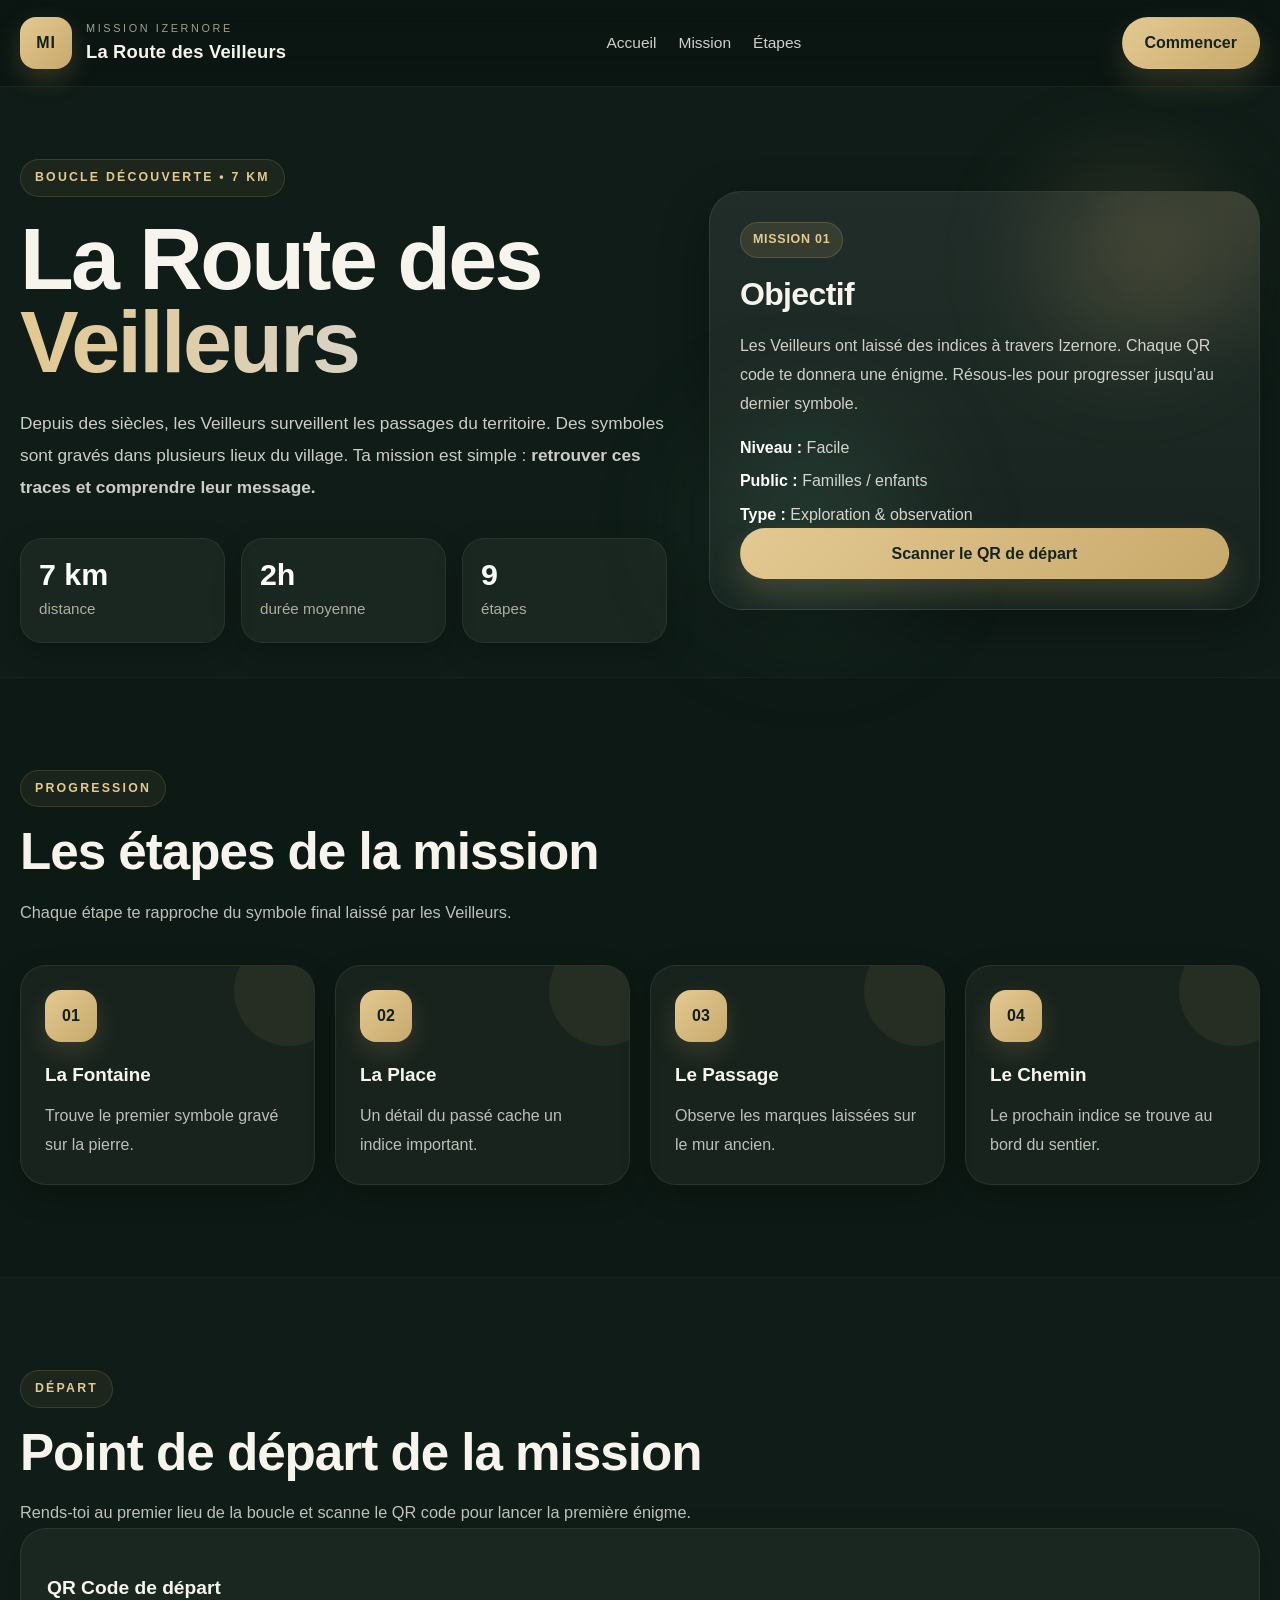
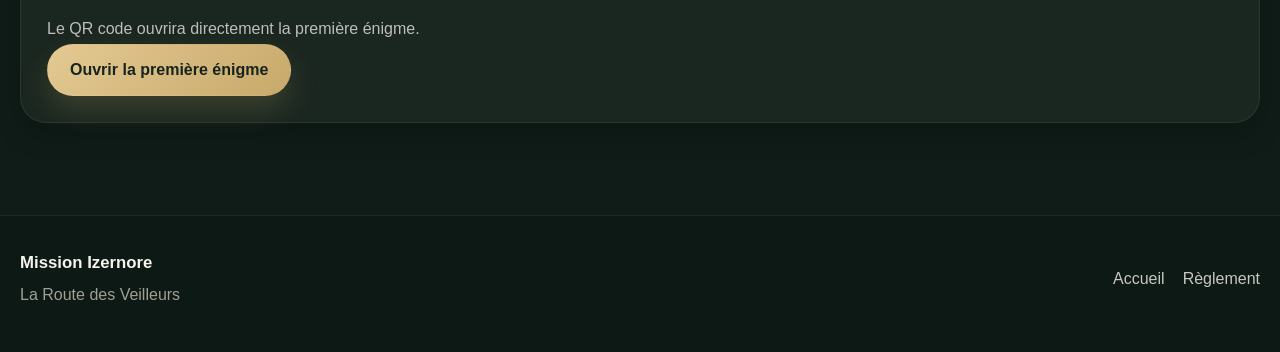
<file: boucles/veilleurs.html>
<!DOCTYPE html>
<html lang="fr">
<head>
<meta charset="UTF-8">
<meta name="viewport" content="width=device-width, initial-scale=1.0">

<title>La Route des Veilleurs | Mission Izernore</title>

<link rel="stylesheet" href="../style.css">

</head>

<body>

<header class="topbar">
<div class="container topbar-inner">

<a href="../index.html" class="brand">
<div class="brand-logo">MI</div>
<div class="brand-text">
<span class="brand-subtitle">Mission Izernore</span>
<span class="brand-title">La Route des Veilleurs</span>
</div>
</a>

<nav class="main-nav">
<a href="../index.html">Accueil</a>
<a href="#mission">Mission</a>
<a href="#etapes">Étapes</a>
</nav>

<a href="#depart" class="btn btn-gold">Commencer</a>

</div>
</header>


<section class="hero">

<div class="container hero-grid">

<div class="hero-content">

<div class="eyebrow">
Boucle découverte • 7 km
</div>

<h1>
La Route des
<span>Veilleurs</span>
</h1>

<p class="hero-text">

Depuis des siècles, les Veilleurs surveillent les passages du territoire.  
Des symboles sont gravés dans plusieurs lieux du village.  

Ta mission est simple :

<strong>retrouver ces traces et comprendre leur message.</strong>

</p>

<div class="hero-stats">

<div class="stat-card">
<strong>7 km</strong>
<span>distance</span>
</div>

<div class="stat-card">
<strong>2h</strong>
<span>durée moyenne</span>
</div>

<div class="stat-card">
<strong>9</strong>
<span>étapes</span>
</div>

</div>

</div>

<div class="hero-panel">

<div class="mission-card">

<span class="badge badge-gold">Mission 01</span>

<h2>Objectif</h2>

<p class="mission-description">

Les Veilleurs ont laissé des indices à travers Izernore.  
Chaque QR code te donnera une énigme.

Résous-les pour progresser jusqu’au dernier symbole.

</p>

<ul class="loop-infos">

<li><strong>Niveau :</strong> Facile</li>
<li><strong>Public :</strong> Familles / enfants</li>
<li><strong>Type :</strong> Exploration & observation</li>

</ul>

<a href="../enigmes/enigme1.html" class="btn btn-gold full">
Scanner le QR de départ
</a>

</div>

</div>

</div>

</section>


<section id="etapes" class="section section-dark">

<div class="container">

<div class="section-heading">

<span class="section-tag">Progression</span>

<h2>Les étapes de la mission</h2>

<p>
Chaque étape te rapproche du symbole final laissé par les Veilleurs.
</p>

</div>

<div class="steps-grid">

<div class="step-card">
<span class="step-number">01</span>
<h3>La Fontaine</h3>
<p>Trouve le premier symbole gravé sur la pierre.</p>
</div>

<div class="step-card">
<span class="step-number">02</span>
<h3>La Place</h3>
<p>Un détail du passé cache un indice important.</p>
</div>

<div class="step-card">
<span class="step-number">03</span>
<h3>Le Passage</h3>
<p>Observe les marques laissées sur le mur ancien.</p>
</div>

<div class="step-card">
<span class="step-number">04</span>
<h3>Le Chemin</h3>
<p>Le prochain indice se trouve au bord du sentier.</p>
</div>

</div>

</div>

</section>


<section id="depart" class="section">

<div class="container">

<div class="section-heading">

<span class="section-tag">Départ</span>

<h2>Point de départ de la mission</h2>

<p>

Rends-toi au premier lieu de la boucle et scanne le QR code
pour lancer la première énigme.

</p>

</div>

<div class="feature-card">

<h3>QR Code de départ</h3>

<p>
Le QR code ouvrira directement la première énigme.
</p>

<a href="../enigmes/enigme1.html" class="btn btn-gold">
Ouvrir la première énigme
</a>

</div>

</div>

</section>


<footer class="footer">

<div class="container footer-inner">

<div>
<strong>Mission Izernore</strong>
<p>La Route des Veilleurs</p>
</div>

<div class="footer-links">
<a href="../index.html">Accueil</a>
<a href="#">Règlement</a>
</div>

</div>

</footer>


</body>
</html>
</file>
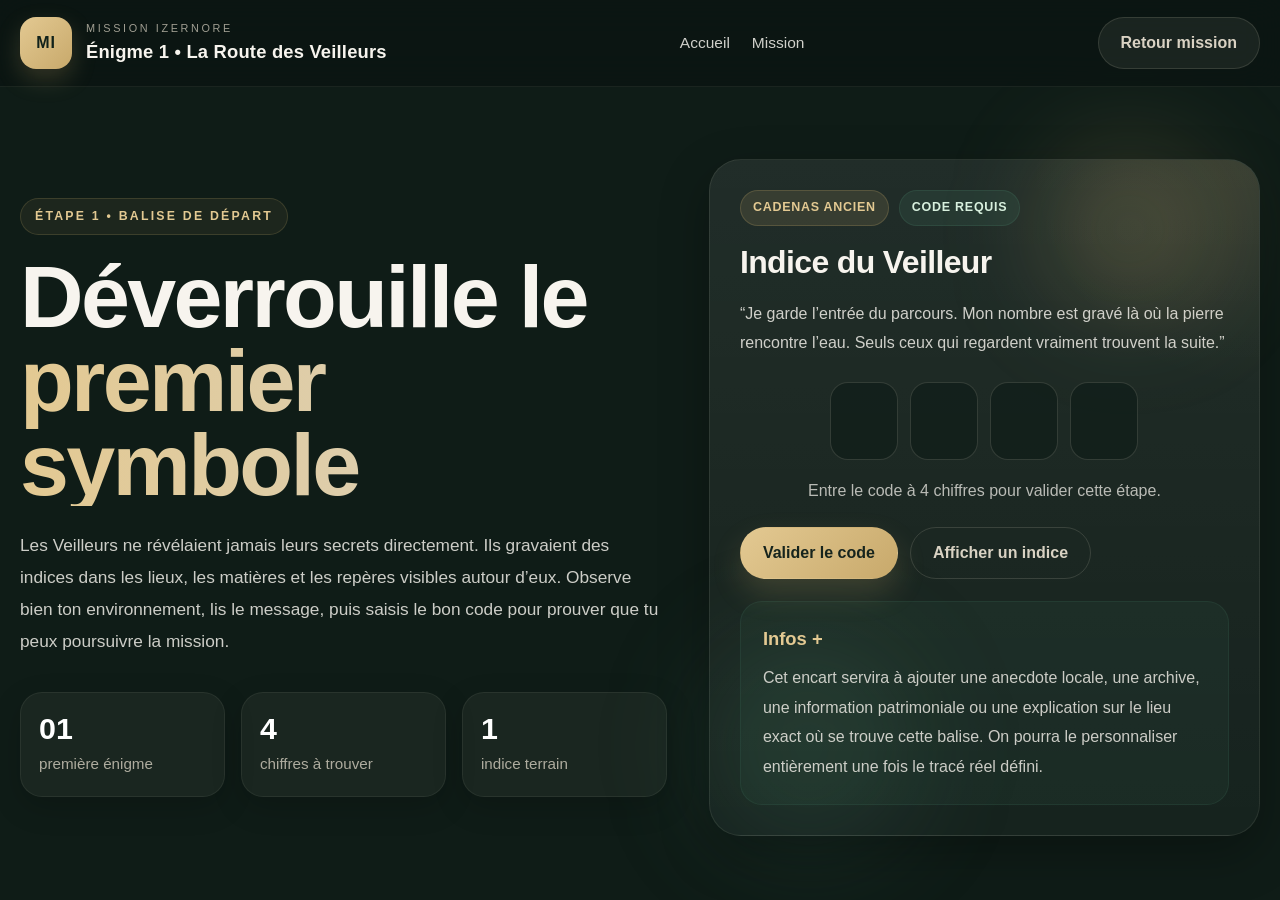
<file: enigmes/enigme1.html>
<!DOCTYPE html>
<html lang="fr">
<head>
  <meta charset="UTF-8" />
  <meta name="viewport" content="width=device-width, initial-scale=1.0" />
  <title>Énigme 1 | Mission Izernore</title>
  <link rel="stylesheet" href="../style.css" />
</head>
<body>

  <header class="topbar">
    <div class="container topbar-inner">
      <a href="../index.html" class="brand">
        <div class="brand-logo">MI</div>
        <div class="brand-text">
          <span class="brand-subtitle">Mission Izernore</span>
          <span class="brand-title">Énigme 1 • La Route des Veilleurs</span>
        </div>
      </a>

      <nav class="main-nav">
        <a href="../index.html">Accueil</a>
        <a href="../Boucles/veilleurs.html">Mission</a>
      </nav>

      <a href="../Boucles/veilleurs.html" class="btn btn-stone">Retour mission</a>
    </div>
  </header>

  <main>
    <section class="hero">
      <div class="container hero-grid">
        <div class="hero-content">
          <div class="eyebrow">Étape 1 • Balise de départ</div>

          <h1>
            Déverrouille le
            <span>premier symbole</span>
          </h1>

          <p class="hero-text">
            Les Veilleurs ne révélaient jamais leurs secrets directement.
            Ils gravaient des indices dans les lieux, les matières et les repères
            visibles autour d’eux. Observe bien ton environnement, lis le message,
            puis saisis le bon code pour prouver que tu peux poursuivre la mission.
          </p>

          <div class="hero-stats">
            <div class="stat-card">
              <strong>01</strong>
              <span>première énigme</span>
            </div>
            <div class="stat-card">
              <strong>4</strong>
              <span>chiffres à trouver</span>
            </div>
            <div class="stat-card">
              <strong>1</strong>
              <span>indice terrain</span>
            </div>
          </div>
        </div>

        <div class="hero-panel">
          <div class="mission-card">
            <div class="mission-card-top">
              <span class="badge badge-gold">Cadenas ancien</span>
              <span class="badge badge-green">Code requis</span>
            </div>

            <h2>Indice du Veilleur</h2>

            <p class="mission-description">
              “Je garde l’entrée du parcours.  
              Mon nombre est gravé là où la pierre rencontre l’eau.  
              Seuls ceux qui regardent vraiment trouvent la suite.”
            </p>

            <div class="code-lock">
              <input type="text" maxlength="1" class="code-input" />
              <input type="text" maxlength="1" class="code-input" />
              <input type="text" maxlength="1" class="code-input" />
              <input type="text" maxlength="1" class="code-input" />
            </div>

            <p class="lock-help">
              Entre le code à 4 chiffres pour valider cette étape.
            </p>

            <div class="mission-card-actions">
              <button id="checkCodeBtn" class="btn btn-gold">Valider le code</button>
              <button id="hintBtn" class="btn btn-outline">Afficher un indice</button>
            </div>

            <div id="messageBox" class="enigme-message"></div>

            <div id="hintBox" class="hint-box hidden">
              Cherche une date, un numéro ou un repère gravé sur un élément minéral
              proche du point de départ. Le bon code est formé de 4 chiffres.
            </div>

            <div id="resultBox" class="next-step-box hidden">
              <h3>Code validé</h3>
              <p>
                Tu as déverrouillé le premier symbole des Veilleurs.
              </p>

              <div class="clue-reward">
                <div class="reward-badge">Lettre gagnée : I</div>
                <p>
                  <strong>Indice pour la prochaine balise :</strong>
                  dirige-toi vers un lieu qui sert naturellement à orienter,
                  guider ou confirmer la direction du parcours.
                </p>
              </div>
            </div>

            <div class="info-plus-box">
              <h3>Infos +</h3>
              <p>
                Cet encart servira à ajouter une anecdote locale, une archive,
                une information patrimoniale ou une explication sur le lieu exact
                où se trouve cette balise. On pourra le personnaliser entièrement
                une fois le tracé réel défini.
              </p>
            </div>

          </div>
        </div>
      </div>
    </section>
  </main>

  <script>
    const correctCode = "1847";

    const inputs = document.querySelectorAll(".code-input");
    const checkBtn = document.getElementById("checkCodeBtn");
    const hintBtn = document.getElementById("hintBtn");
    const hintBox = document.getElementById("hintBox");
    const messageBox = document.getElementById("messageBox");
    const resultBox = document.getElementById("resultBox");

    inputs.forEach((input, index) => {
      input.addEventListener("input", (event) => {
        event.target.value = event.target.value.replace(/[^0-9]/g, "");

        if (event.target.value && index < inputs.length - 1) {
          inputs[index + 1].focus();
        }
      });

      input.addEventListener("keydown", (event) => {
        if (event.key === "Backspace" && !input.value && index > 0) {
          inputs[index - 1].focus();
        }
      });
    });

    function validateCode() {
      const enteredCode = Array.from(inputs).map((input) => input.value).join("");

      if (enteredCode.length < 4) {
        messageBox.textContent = "Entre les 4 chiffres avant de valider.";
        messageBox.className = "enigme-message error";
        resultBox.classList.add("hidden");
        return;
      }

      if (enteredCode === correctCode) {
        messageBox.textContent = "Code correct. Le premier symbole est déverrouillé.";
        messageBox.className = "enigme-message success";
        resultBox.classList.remove("hidden");
      } else {
        messageBox.textContent = "Mauvais code. Observe mieux le lieu et relis l’indice.";
        messageBox.className = "enigme-message error";
        resultBox.classList.add("hidden");
      }
    }

    checkBtn.addEventListener("click", validateCode);

    inputs.forEach((input) => {
      input.addEventListener("keydown", (event) => {
        if (event.key === "Enter") {
          validateCode();
        }
      });
    });

    hintBtn.addEventListener("click", () => {
      hintBox.classList.toggle("hidden");
    });
  </script>

</body>
</html>
</file>
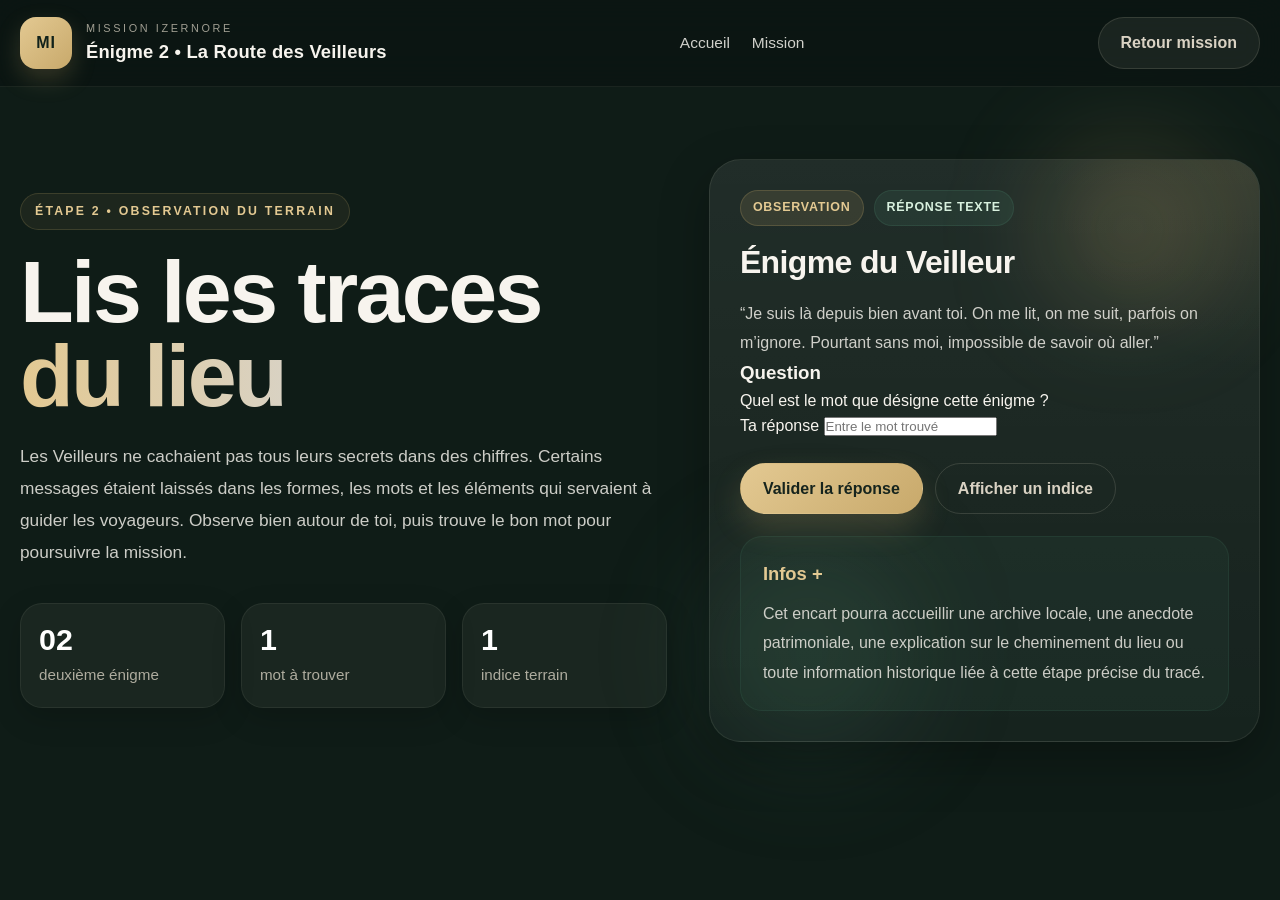
<file: enigmes/enigme2.html>
<!DOCTYPE html>
<html lang="fr">
<head>
  <meta charset="UTF-8" />
  <meta name="viewport" content="width=device-width, initial-scale=1.0" />
  <title>Énigme 2 | Mission Izernore</title>
  <link rel="stylesheet" href="../style.css" />
</head>
<body>

  <header class="topbar">
    <div class="container topbar-inner">
      <a href="../index.html" class="brand">
        <div class="brand-logo">MI</div>
        <div class="brand-text">
          <span class="brand-subtitle">Mission Izernore</span>
          <span class="brand-title">Énigme 2 • La Route des Veilleurs</span>
        </div>
      </a>

      <nav class="main-nav">
        <a href="../index.html">Accueil</a>
        <a href="../Boucles/veilleurs.html">Mission</a>
      </nav>

      <a href="../Boucles/veilleurs.html" class="btn btn-stone">Retour mission</a>
    </div>
  </header>

  <main>
    <section class="hero">
      <div class="container hero-grid">
        <div class="hero-content">
          <div class="eyebrow">Étape 2 • Observation du terrain</div>

          <h1>
            Lis les traces
            <span>du lieu</span>
          </h1>

          <p class="hero-text">
            Les Veilleurs ne cachaient pas tous leurs secrets dans des chiffres.
            Certains messages étaient laissés dans les formes, les mots et les
            éléments qui servaient à guider les voyageurs. Observe bien autour de toi,
            puis trouve le bon mot pour poursuivre la mission.
          </p>

          <div class="hero-stats">
            <div class="stat-card">
              <strong>02</strong>
              <span>deuxième énigme</span>
            </div>
            <div class="stat-card">
              <strong>1</strong>
              <span>mot à trouver</span>
            </div>
            <div class="stat-card">
              <strong>1</strong>
              <span>indice terrain</span>
            </div>
          </div>
        </div>

        <div class="hero-panel">
          <div class="mission-card">
            <div class="mission-card-top">
              <span class="badge badge-gold">Observation</span>
              <span class="badge badge-green">Réponse texte</span>
            </div>

            <h2>Énigme du Veilleur</h2>

            <p class="mission-description">
              “Je suis là depuis bien avant toi.  
              On me lit, on me suit, parfois on m’ignore.  
              Pourtant sans moi, impossible de savoir où aller.”
            </p>

            <div class="riddle-box">
              <h3>Question</h3>
              <p>
                Quel est le mot que désigne cette énigme ?
              </p>
            </div>

            <div class="answer-block">
              <label for="textAnswer" class="answer-label">Ta réponse</label>
              <input
                type="text"
                id="textAnswer"
                class="text-answer-input"
                placeholder="Entre le mot trouvé"
                autocomplete="off"
              />
            </div>

            <div class="mission-card-actions">
              <button id="checkAnswerBtn" class="btn btn-gold">Valider la réponse</button>
              <button id="hintBtn2" class="btn btn-outline">Afficher un indice</button>
            </div>

            <div id="messageBox2" class="enigme-message"></div>

            <div id="hintBox2" class="hint-box hidden">
              Cherche un élément qui sert à guider, orienter ou confirmer une direction
              sur le parcours. Ce n’est pas un lieu, mais un repère.
            </div>

            <div id="resultBox2" class="next-step-box hidden">
              <h3>Réponse validée</h3>
              <p>
                Tu as compris le deuxième message des Veilleurs.
              </p>

              <div class="clue-reward">
                <div class="reward-badge">Lettre gagnée : Z</div>
                <p>
                  <strong>Indice pour la prochaine balise :</strong>
                  cherche un endroit où l’on observe, traverse ou longe un passage
                  clairement marqué dans le parcours.
                </p>
              </div>
            </div>

            <div class="info-plus-box">
              <h3>Infos +</h3>
              <p>
                Cet encart pourra accueillir une archive locale, une anecdote
                patrimoniale, une explication sur le cheminement du lieu ou toute
                information historique liée à cette étape précise du tracé.
              </p>
            </div>

          </div>
        </div>
      </div>
    </section>
  </main>

  <script>
    const acceptedAnswers = ["balise", "une balise"];

    const textAnswer = document.getElementById("textAnswer");
    const checkAnswerBtn = document.getElementById("checkAnswerBtn");
    const hintBtn2 = document.getElementById("hintBtn2");
    const hintBox2 = document.getElementById("hintBox2");
    const messageBox2 = document.getElementById("messageBox2");
    const resultBox2 = document.getElementById("resultBox2");

    function normalizeText(value) {
      return value
        .toLowerCase()
        .trim()
        .normalize("NFD")
        .replace(/[\u0300-\u036f]/g, "")
        .replace(/\s+/g, " ");
    }

    function validateAnswer() {
      const userAnswer = normalizeText(textAnswer.value);

      if (!userAnswer) {
        messageBox2.textContent = "Entre une réponse avant de valider.";
        messageBox2.className = "enigme-message error";
        resultBox2.classList.add("hidden");
        return;
      }

      const isCorrect = acceptedAnswers.includes(userAnswer);

      if (isCorrect) {
        messageBox2.textContent = "Bonne réponse. Le deuxième message est déchiffré.";
        messageBox2.className = "enigme-message success";
        resultBox2.classList.remove("hidden");
      } else {
        messageBox2.textContent = "Ce n’est pas la bonne réponse. Observe mieux le lieu et relis l’énigme.";
        messageBox2.className = "enigme-message error";
        resultBox2.classList.add("hidden");
      }
    }

    checkAnswerBtn.addEventListener("click", validateAnswer);

    textAnswer.addEventListener("keydown", (event) => {
      if (event.key === "Enter") {
        validateAnswer();
      }
    });

    hintBtn2.addEventListener("click", () => {
      hintBox2.classList.toggle("hidden");
    });
  </script>

</body>
</html>
</file>
<file: style.css>
:root {
  --forest-dark: #0f1c17;
  --forest: #1f4d3a;
  --forest-soft: #3e6b57;
  --gold: #c8a96b;
  --gold-light: #e3c992;
  --stone: #d9d2c3;
  --stone-dark: #7a7468;
  --white: #f7f4ee;
  --shadow: 0 18px 50px rgba(0, 0, 0, 0.28);
  --shadow-soft: 0 10px 30px rgba(0, 0, 0, 0.18);
  --radius-xl: 28px;
  --radius-lg: 20px;
  --radius-md: 14px;
  --transition: 0.25s ease;
  --container: 1240px;
}

* {
  margin: 0;
  padding: 0;
  box-sizing: border-box;
}

html {
  scroll-behavior: smooth;
}

body {
  font-family: "Segoe UI", Arial, sans-serif;
  background: var(--forest-dark);
  color: var(--white);
  line-height: 1.6;
  overflow-x: hidden;
}

body.modal-open {
  overflow: hidden;
}

a {
  color: inherit;
  text-decoration: none;
}

button {
  font: inherit;
}

img {
  max-width: 100%;
  display: block;
}

.site-bg {
  position: fixed;
  inset: 0;
  z-index: -2;
  background:
    radial-gradient(circle at 15% 20%, rgba(62, 107, 87, 0.35), transparent 22%),
    radial-gradient(circle at 82% 10%, rgba(200, 169, 107, 0.16), transparent 18%),
    radial-gradient(circle at 60% 85%, rgba(217, 210, 195, 0.08), transparent 18%),
    linear-gradient(180deg, #0b1512 0%, #10211a 35%, #0f1c17 100%);
}

.site-bg::after {
  content: "";
  position: absolute;
  inset: 0;
  background-image:
    linear-gradient(rgba(255, 255, 255, 0.035) 1px, transparent 1px),
    linear-gradient(90deg, rgba(255, 255, 255, 0.035) 1px, transparent 1px);
  background-size: 38px 38px;
  opacity: 0.35;
}

.container {
  width: min(var(--container), calc(100% - 40px));
  margin: 0 auto;
}

.topbar {
  position: sticky;
  top: 0;
  z-index: 50;
  backdrop-filter: blur(18px);
  background: rgba(10, 20, 17, 0.72);
  border-bottom: 1px solid rgba(217, 210, 195, 0.08);
}

.topbar-inner {
  min-height: 86px;
  display: flex;
  align-items: center;
  justify-content: space-between;
  gap: 20px;
}

.brand {
  display: flex;
  align-items: center;
  gap: 14px;
  min-width: 0;
}

.brand-logo {
  width: 52px;
  height: 52px;
  border-radius: 16px;
  display: flex;
  align-items: center;
  justify-content: center;
  font-weight: 800;
  letter-spacing: 0.06em;
  color: #10211a;
  background: linear-gradient(135deg, var(--gold-light), var(--gold));
  box-shadow: 0 10px 25px rgba(200, 169, 107, 0.22);
  flex-shrink: 0;
}

.brand-text {
  display: flex;
  flex-direction: column;
}

.brand-subtitle {
  font-size: 0.68rem;
  text-transform: uppercase;
  letter-spacing: 0.24em;
  color: rgba(217, 210, 195, 0.72);
}

.brand-title {
  font-size: 1.15rem;
  font-weight: 800;
  letter-spacing: 0.01em;
  color: var(--white);
}

.main-nav {
  display: flex;
  align-items: center;
  gap: 22px;
}

.main-nav a {
  position: relative;
  font-size: 0.97rem;
  color: rgba(247, 244, 238, 0.84);
  transition: color var(--transition);
}

.main-nav a::after {
  content: "";
  position: absolute;
  left: 0;
  bottom: -7px;
  width: 0;
  height: 2px;
  background: linear-gradient(90deg, var(--gold), var(--gold-light));
  border-radius: 10px;
  transition: width var(--transition);
}

.main-nav a:hover {
  color: #fff;
}

.main-nav a:hover::after {
  width: 100%;
}

.btn {
  display: inline-flex;
  align-items: center;
  justify-content: center;
  min-height: 48px;
  padding: 12px 22px;
  border-radius: 999px;
  border: 1px solid transparent;
  font-weight: 700;
  transition:
    transform var(--transition),
    background var(--transition),
    border-color var(--transition),
    color var(--transition),
    box-shadow var(--transition);
  cursor: pointer;
}

.btn:hover {
  transform: translateY(-2px);
}

.btn-gold {
  background: linear-gradient(135deg, var(--gold-light), var(--gold));
  color: #16241d;
  box-shadow: 0 14px 30px rgba(200, 169, 107, 0.2);
}

.btn-gold:hover {
  box-shadow: 0 18px 34px rgba(200, 169, 107, 0.28);
}

.btn-stone {
  background: rgba(217, 210, 195, 0.08);
  color: var(--stone);
  border-color: rgba(217, 210, 195, 0.14);
}

.btn-stone:hover {
  background: rgba(217, 210, 195, 0.14);
  color: #fff;
}

.btn-outline {
  background: transparent;
  color: var(--stone);
  border-color: rgba(217, 210, 195, 0.16);
}

.btn-outline:hover {
  background: rgba(217, 210, 195, 0.08);
  color: #fff;
}

.full {
  width: 100%;
}

.hero {
  position: relative;
  padding: 72px 0 34px;
}

.hero-grid {
  display: grid;
  grid-template-columns: 1.08fr 0.92fr;
  gap: 42px;
  align-items: center;
}

.eyebrow,
.section-tag {
  display: inline-flex;
  align-items: center;
  gap: 8px;
  min-height: 34px;
  padding: 8px 14px;
  border-radius: 999px;
  border: 1px solid rgba(200, 169, 107, 0.18);
  background: rgba(200, 169, 107, 0.08);
  color: var(--gold-light);
  font-size: 0.77rem;
  font-weight: 700;
  text-transform: uppercase;
  letter-spacing: 0.18em;
}

.hero h1 {
  margin-top: 20px;
  font-size: clamp(3rem, 7vw, 5.5rem);
  line-height: 0.95;
  letter-spacing: -0.03em;
  font-weight: 900;
  max-width: 760px;
}

.hero h1 span {
  display: inline-block;
  background: linear-gradient(90deg, var(--gold-light), var(--stone));
  -webkit-background-clip: text;
  background-clip: text;
  color: transparent;
}

.hero-text {
  margin-top: 24px;
  max-width: 680px;
  font-size: 1.08rem;
  line-height: 1.85;
  color: rgba(247, 244, 238, 0.82);
}

.hero-actions {
  display: flex;
  flex-wrap: wrap;
  gap: 14px;
  margin-top: 30px;
}

.hero-stats {
  margin-top: 34px;
  display: grid;
  grid-template-columns: repeat(3, minmax(0, 1fr));
  gap: 16px;
}

.stat-card {
  padding: 20px 18px;
  border-radius: 22px;
  background: rgba(217, 210, 195, 0.055);
  border: 1px solid rgba(217, 210, 195, 0.08);
  box-shadow: var(--shadow-soft);
}

.stat-card strong {
  display: block;
  font-size: 1.9rem;
  line-height: 1;
  color: #fff;
  font-weight: 900;
}

.stat-card span {
  display: block;
  margin-top: 8px;
  font-size: 0.95rem;
  color: rgba(217, 210, 195, 0.78);
}

.hero-panel {
  position: relative;
}

.hero-panel::before,
.hero-panel::after {
  content: "";
  position: absolute;
  border-radius: 50%;
  filter: blur(50px);
  z-index: -1;
}

.hero-panel::before {
  width: 180px;
  height: 180px;
  top: -20px;
  right: 40px;
  background: rgba(200, 169, 107, 0.18);
}

.hero-panel::after {
  width: 220px;
  height: 220px;
  left: -10px;
  bottom: -20px;
  background: rgba(62, 107, 87, 0.22);
}

.mission-card {
  position: relative;
  padding: 30px;
  border-radius: 32px;
  background:
    linear-gradient(180deg, rgba(255, 255, 255, 0.08), rgba(255, 255, 255, 0.03));
  border: 1px solid rgba(217, 210, 195, 0.1);
  box-shadow: var(--shadow);
  overflow: hidden;
}

.mission-card::before {
  content: "";
  position: absolute;
  inset: 0;
  background:
    radial-gradient(circle at top right, rgba(200, 169, 107, 0.14), transparent 26%);
  pointer-events: none;
}

.mission-card-top {
  display: flex;
  flex-wrap: wrap;
  gap: 10px;
}

.badge {
  display: inline-flex;
  align-items: center;
  min-height: 32px;
  padding: 7px 12px;
  border-radius: 999px;
  font-size: 0.78rem;
  font-weight: 700;
  letter-spacing: 0.06em;
  text-transform: uppercase;
}

.badge-gold {
  background: rgba(200, 169, 107, 0.14);
  border: 1px solid rgba(200, 169, 107, 0.22);
  color: var(--gold-light);
}

.badge-green {
  background: rgba(62, 107, 87, 0.22);
  border: 1px solid rgba(62, 107, 87, 0.32);
  color: #d8f0de;
}

.mission-card h2 {
  margin-top: 20px;
  font-size: 2rem;
  line-height: 1;
  font-weight: 900;
  letter-spacing: -0.02em;
}

.mission-subtitle {
  margin-top: 10px;
  color: var(--gold-light);
  font-weight: 600;
}

.mission-meta {
  display: grid;
  grid-template-columns: repeat(3, minmax(0, 1fr));
  gap: 14px;
  margin-top: 24px;
}

.mission-meta > div {
  padding: 16px;
  border-radius: 18px;
  background: rgba(15, 28, 23, 0.4);
  border: 1px solid rgba(217, 210, 195, 0.08);
}

.meta-label {
  display: block;
  font-size: 0.72rem;
  text-transform: uppercase;
  letter-spacing: 0.14em;
  color: rgba(217, 210, 195, 0.62);
  margin-bottom: 6px;
}

.mission-meta strong {
  font-size: 1rem;
  color: #fff;
}

.mission-description {
  margin-top: 22px;
  color: rgba(247, 244, 238, 0.82);
  line-height: 1.8;
}

.mission-card-actions {
  display: flex;
  flex-wrap: wrap;
  gap: 12px;
  margin-top: 24px;
}

.section {
  padding: 92px 0;
}

.section-dark {
  background: rgba(0, 0, 0, 0.12);
  border-top: 1px solid rgba(217, 210, 195, 0.05);
  border-bottom: 1px solid rgba(217, 210, 195, 0.05);
}

.section-heading {
  max-width: 760px;
}

.section-heading h2 {
  margin-top: 18px;
  font-size: clamp(2rem, 4vw, 3.2rem);
  line-height: 1.05;
  letter-spacing: -0.02em;
  font-weight: 900;
}

.section-heading p {
  margin-top: 18px;
  font-size: 1.02rem;
  color: rgba(247, 244, 238, 0.76);
  line-height: 1.85;
}

.feature-grid {
  margin-top: 36px;
  display: grid;
  grid-template-columns: repeat(4, minmax(0, 1fr));
  gap: 20px;
}

.feature-card,
.step-card,
.loop-card,
.final-card {
  border-radius: 26px;
  background: rgba(217, 210, 195, 0.055);
  border: 1px solid rgba(217, 210, 195, 0.09);
  box-shadow: var(--shadow-soft);
}

.feature-card {
  padding: 26px;
}

.feature-icon {
  width: 62px;
  height: 62px;
  border-radius: 18px;
  display: flex;
  align-items: center;
  justify-content: center;
  background: linear-gradient(135deg, rgba(200, 169, 107, 0.16), rgba(62, 107, 87, 0.18));
  font-size: 1.7rem;
}

.feature-card h3 {
  margin-top: 18px;
  font-size: 1.2rem;
  font-weight: 800;
}

.feature-card p {
  margin-top: 12px;
  color: rgba(247, 244, 238, 0.74);
  line-height: 1.8;
}

.loops-grid {
  margin-top: 38px;
  display: grid;
  grid-template-columns: repeat(2, minmax(0, 1fr));
  gap: 22px;
}

.loop-card {
  padding: 26px;
  transition:
    transform var(--transition),
    border-color var(--transition),
    background var(--transition),
    box-shadow var(--transition);
}

.loop-card:hover {
  transform: translateY(-6px);
  border-color: rgba(200, 169, 107, 0.24);
  background: rgba(217, 210, 195, 0.075);
  box-shadow: 0 16px 36px rgba(0, 0, 0, 0.24);
}

.loop-top {
  display: flex;
  align-items: center;
  justify-content: space-between;
  gap: 12px;
}

.loop-icon {
  width: 62px;
  height: 62px;
  border-radius: 18px;
  display: flex;
  align-items: center;
  justify-content: center;
  font-size: 1.6rem;
  background: linear-gradient(135deg, rgba(62, 107, 87, 0.28), rgba(200, 169, 107, 0.18));
}

.difficulty {
  display: inline-flex;
  align-items: center;
  min-height: 34px;
  padding: 7px 12px;
  border-radius: 999px;
  font-size: 0.8rem;
  font-weight: 700;
  border: 1px solid transparent;
}

.easy {
  color: #d7f3de;
  background: rgba(62, 107, 87, 0.24);
  border-color: rgba(62, 107, 87, 0.35);
}

.medium {
  color: #ffe9bf;
  background: rgba(200, 169, 107, 0.14);
  border-color: rgba(200, 169, 107, 0.24);
}

.hard {
  color: #ffd6c0;
  background: rgba(170, 95, 45, 0.17);
  border-color: rgba(170, 95, 45, 0.3);
}

.loop-card h3 {
  margin-top: 18px;
  font-size: 1.5rem;
  line-height: 1.1;
  font-weight: 900;
}

.loop-subtitle {
  margin-top: 8px;
  font-size: 0.98rem;
  color: var(--gold-light);
  font-weight: 600;
}

.loop-card p:not(.loop-subtitle) {
  margin-top: 14px;
  color: rgba(247, 244, 238, 0.76);
  line-height: 1.8;
}

.loop-infos {
  list-style: none;
  margin-top: 16px;
  display: grid;
  gap: 8px;
  color: rgba(247, 244, 238, 0.84);
}

.loop-infos strong {
  color: #fff;
}

.loop-card .btn {
  margin-top: 18px;
}

.steps-grid {
  margin-top: 38px;
  display: grid;
  grid-template-columns: repeat(4, minmax(0, 1fr));
  gap: 20px;
}

.step-card {
  padding: 24px;
  position: relative;
  overflow: hidden;
}

.step-card::before {
  content: "";
  position: absolute;
  top: -30px;
  right: -30px;
  width: 110px;
  height: 110px;
  border-radius: 50%;
  background: rgba(200, 169, 107, 0.08);
}

.step-number {
  display: inline-flex;
  align-items: center;
  justify-content: center;
  width: 52px;
  height: 52px;
  border-radius: 16px;
  background: linear-gradient(135deg, var(--gold-light), var(--gold));
  color: #112019;
  font-weight: 900;
  font-size: 1rem;
  box-shadow: 0 10px 24px rgba(200, 169, 107, 0.18);
}

.step-card h3 {
  margin-top: 18px;
  font-size: 1.18rem;
  font-weight: 800;
}

.step-card p {
  margin-top: 12px;
  color: rgba(247, 244, 238, 0.75);
  line-height: 1.8;
}

.games-list {
  margin-top: 36px;
  display: flex;
  flex-wrap: wrap;
  gap: 14px;
}

.game-pill {
  min-height: 48px;
  display: inline-flex;
  align-items: center;
  padding: 12px 18px;
  border-radius: 999px;
  background: rgba(217, 210, 195, 0.07);
  border: 1px solid rgba(217, 210, 195, 0.1);
  color: rgba(247, 244, 238, 0.9);
  font-weight: 600;
  transition:
    transform var(--transition),
    background var(--transition),
    border-color var(--transition);
}

.game-pill:hover {
  transform: translateY(-2px);
  background: rgba(217, 210, 195, 0.1);
  border-color: rgba(200, 169, 107, 0.2);
}

.final-section {
  position: relative;
}

.final-grid {
  display: grid;
  grid-template-columns: 1fr 0.95fr;
  gap: 28px;
  align-items: center;
}

.final-grid h2 {
  margin-top: 18px;
  font-size: clamp(2.1rem, 4vw, 3.2rem);
  line-height: 1.05;
  font-weight: 900;
}

.final-grid p {
  margin-top: 18px;
  color: rgba(247, 244, 238, 0.77);
  line-height: 1.85;
}

.final-list {
  list-style: none;
  margin-top: 22px;
  display: grid;
  gap: 12px;
}

.final-list li {
  position: relative;
  padding-left: 24px;
  color: rgba(247, 244, 238, 0.9);
  font-weight: 600;
}

.final-list li::before {
  content: "•";
  position: absolute;
  left: 0;
  top: 0;
  color: var(--gold-light);
  font-size: 1.2rem;
  line-height: 1;
}

.final-card {
  background:
    linear-gradient(135deg, rgba(200, 169, 107, 0.1), rgba(62, 107, 87, 0.12));
}

.final-card-inner {
  padding: 34px;
}

.final-card h3 {
  margin-top: 18px;
  font-size: 1.5rem;
  font-weight: 900;
  line-height: 1.15;
}

.final-card p {
  margin-top: 14px;
}

.disabled-link {
  margin-top: 22px;
  pointer-events: none;
  opacity: 0.75;
}

.footer {
  padding: 34px 0 44px;
  border-top: 1px solid rgba(217, 210, 195, 0.08);
  background: rgba(0, 0, 0, 0.12);
}

.footer-inner {
  display: flex;
  align-items: center;
  justify-content: space-between;
  gap: 20px;
}

.footer strong {
  display: block;
  font-size: 1.05rem;
}

.footer p {
  margin-top: 6px;
  color: rgba(217, 210, 195, 0.72);
}

.footer-links {
  display: flex;
  flex-wrap: wrap;
  gap: 18px;
}

.footer-links a {
  color: rgba(247, 244, 238, 0.8);
  transition: color var(--transition);
}

.footer-links a:hover {
  color: var(--gold-light);
}

.modal {
  position: fixed;
  inset: 0;
  z-index: 120;
  display: none;
}

.modal.active {
  display: block;
}

.modal-overlay {
  position: absolute;
  inset: 0;
  background: rgba(4, 10, 8, 0.76);
  backdrop-filter: blur(7px);
}

.modal-box {
  position: relative;
  width: min(680px, calc(100% - 30px));
  margin: 8vh auto 0;
  padding: 34px;
  border-radius: 28px;
  background:
    linear-gradient(180deg, rgba(23, 40, 32, 0.96), rgba(12, 22, 18, 0.98));
  border: 1px solid rgba(217, 210, 195, 0.12);
  box-shadow: 0 24px 60px rgba(0, 0, 0, 0.36);
  z-index: 2;
}

.modal-box h2 {
  margin-top: 18px;
  font-size: 2rem;
  line-height: 1.05;
  font-weight: 900;
}

.modal-box p {
  margin-top: 16px;
  color: rgba(247, 244, 238, 0.78);
  line-height: 1.85;
}

.modal-box .btn {
  margin-top: 24px;
}

.modal-close {
  position: absolute;
  top: 16px;
  right: 16px;
  width: 42px;
  height: 42px;
  border-radius: 999px;
  border: 1px solid rgba(217, 210, 195, 0.12);
  background: rgba(217, 210, 195, 0.06);
  color: var(--white);
  font-size: 1.4rem;
  cursor: pointer;
  transition: background var(--transition), transform var(--transition);
}

.modal-close:hover {
  background: rgba(217, 210, 195, 0.12);
  transform: rotate(90deg);
}

@media (max-width: 1100px) {
  .hero-grid,
  .final-grid {
    grid-template-columns: 1fr;
  }

  .feature-grid,
  .steps-grid {
    grid-template-columns: repeat(2, minmax(0, 1fr));
  }

  .hero-panel {
    max-width: 760px;
  }
}

@media (max-width: 900px) {
  .topbar-inner {
    flex-wrap: wrap;
    justify-content: center;
    padding: 14px 0;
  }

  .main-nav {
    order: 3;
    width: 100%;
    justify-content: center;
    flex-wrap: wrap;
    gap: 14px 18px;
  }

  .hero {
    padding-top: 56px;
  }

  .hero-stats,
  .mission-meta,
  .loops-grid {
    grid-template-columns: 1fr;
  }
}

@media (max-width: 700px) {
  .container {
    width: min(calc(100% - 26px), var(--container));
  }

  .section {
    padding: 74px 0;
  }

  .feature-grid,
  .steps-grid {
    grid-template-columns: 1fr;
  }

  .hero h1 {
    font-size: 2.6rem;
    line-height: 1;
  }

  .section-heading h2,
  .final-grid h2 {
    font-size: 2rem;
  }

  .mission-card,
  .feature-card,
  .step-card,
  .loop-card,
  .final-card-inner,
  .modal-box {
    padding: 22px;
  }

  .topbar-inner {
    min-height: auto;
  }

  .brand {
    width: 100%;
    justify-content: center;
  }

  .footer-inner {
    flex-direction: column;
    align-items: flex-start;
  }

  .footer-links {
    gap: 12px 18px;
  }
}

@media (max-width: 480px) {
  .btn {
    width: 100%;
  }

  .hero-actions,
  .mission-card-actions {
    flex-direction: column;
  }

  .badge,
  .difficulty {
    font-size: 0.74rem;
  }

  .brand-title {
    font-size: 1rem;
  }

  .brand-subtitle {
    letter-spacing: 0.16em;
  }
}

.code-lock {
  display: flex;
  justify-content: center;
  gap: 12px;
  margin-top: 24px;
  margin-bottom: 18px;
}

.code-input {
  width: 68px;
  height: 78px;
  border-radius: 18px;
  border: 1px solid rgba(217, 210, 195, 0.16);
  background: rgba(15, 28, 23, 0.65);
  color: var(--white);
  text-align: center;
  font-size: 2rem;
  font-weight: 800;
  outline: none;
  transition: border-color var(--transition), transform var(--transition), box-shadow var(--transition);
}

.code-input:focus {
  border-color: rgba(200, 169, 107, 0.5);
  box-shadow: 0 0 0 4px rgba(200, 169, 107, 0.12);
  transform: translateY(-2px);
}

.lock-help {
  text-align: center;
  color: rgba(247, 244, 238, 0.72);
  margin-bottom: 10px;
}

.enigme-message {
  margin-top: 18px;
  padding: 14px 16px;
  border-radius: 16px;
  font-weight: 700;
  display: none;
}

.enigme-message.success {
  display: block;
  background: rgba(62, 107, 87, 0.22);
  border: 1px solid rgba(62, 107, 87, 0.35);
  color: #d8f0de;
}

.enigme-message.error {
  display: block;
  background: rgba(130, 54, 34, 0.22);
  border: 1px solid rgba(170, 95, 45, 0.35);
  color: #ffd7c4;
}

.hint-box,
.next-step-box {
  margin-top: 18px;
  padding: 18px;
  border-radius: 20px;
  background: rgba(217, 210, 195, 0.06);
  border: 1px solid rgba(217, 210, 195, 0.1);
}

.hint-box {
  color: rgba(247, 244, 238, 0.78);
  line-height: 1.8;
}

.next-step-box h3 {
  margin-bottom: 10px;
  font-size: 1.25rem;
  font-weight: 800;
}

.next-step-box p {
  color: rgba(247, 244, 238, 0.76);
  margin-bottom: 14px;
  line-height: 1.8;
}

.hidden {
  display: none;
}

@media (max-width: 600px) {
  .code-lock {
    gap: 8px;
  }

  .code-input {
    width: 56px;
    height: 68px;
    font-size: 1.7rem;
  }

}

.clue-reward {
  margin-top: 16px;
  padding: 18px;
  border-radius: 18px;
  background: rgba(200, 169, 107, 0.08);
  border: 1px solid rgba(200, 169, 107, 0.16);
}

.reward-badge {
  display: inline-flex;
  align-items: center;
  min-height: 36px;
  padding: 8px 14px;
  border-radius: 999px;
  background: linear-gradient(135deg, var(--gold-light), var(--gold));
  color: #132019;
  font-weight: 800;
  margin-bottom: 12px;
}

.info-plus-box {
  margin-top: 22px;
  padding: 22px;
  border-radius: 22px;
  background: rgba(62, 107, 87, 0.12);
  border: 1px solid rgba(62, 107, 87, 0.22);
}

.info-plus-box h3 {
  margin-bottom: 10px;
  font-size: 1.15rem;
  font-weight: 800;
  color: var(--gold-light);
}

.info-plus-box p {
  color: rgba(247, 244, 238, 0.8);
  line-height: 1.85;
}
</file>
